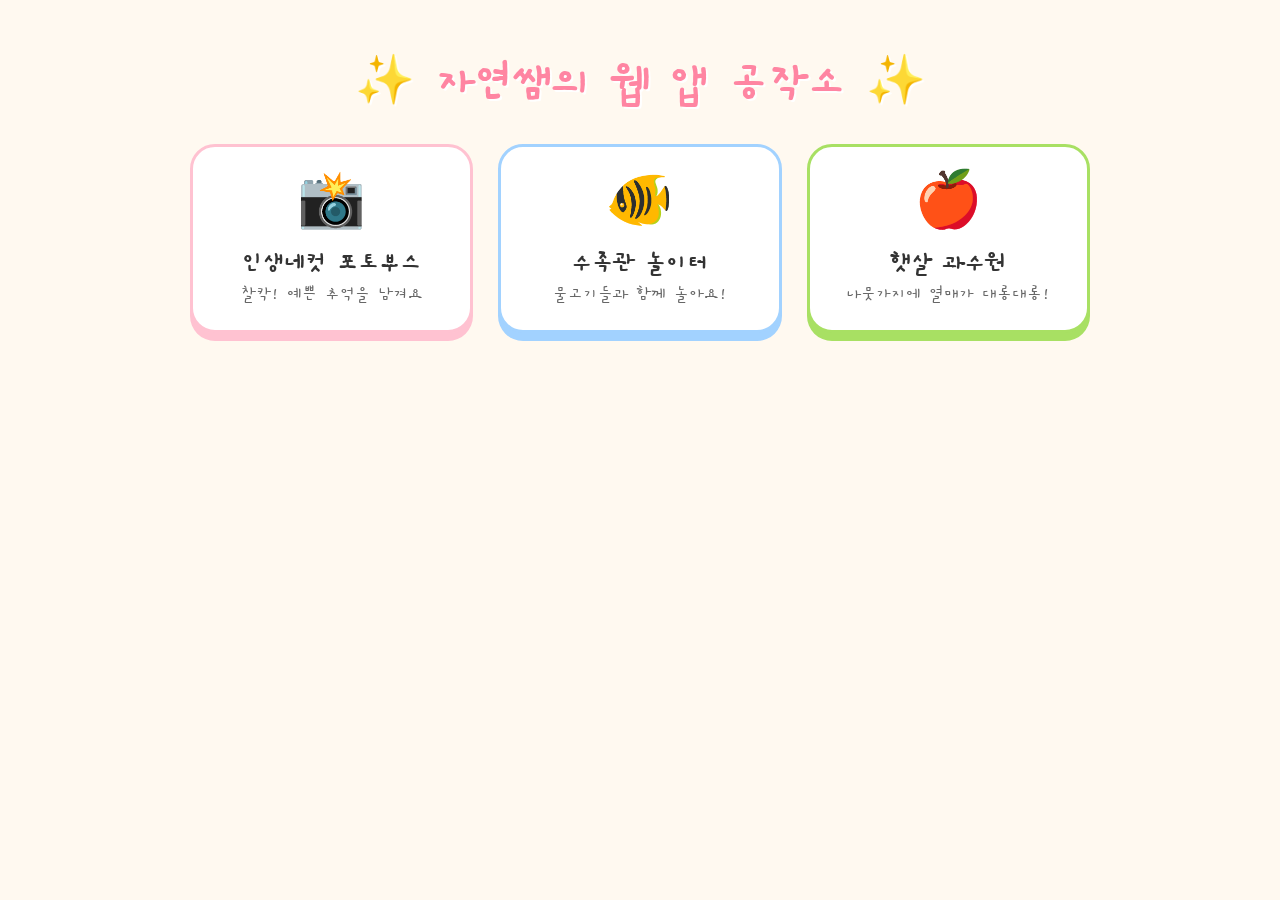
<file: index.html>
<!DOCTYPE html>
<html lang="ko">
<head>
    <meta charset="UTF-8">
    <meta name="viewport" content="width=device-width, initial-scale=1.0">
    <title>자연쌤의 웹 앱 공작소 ✨</title>
    <style>
        @import url('https://fonts.googleapis.com/css2?family=Gaegu:wght@400;700&display=swap');

        body {
            background-color: #fff9f0;
            font-family: 'Gaegu', cursive;
            display: flex;
            flex-direction: column;
            align-items: center;
            margin: 0;
            padding: 20px;
        }

        h1 {
            color: #ff85a2;
            font-size: 3rem;
            margin-bottom: 30px;
            text-shadow: 2px 2px #fff;
        }

        .app-container {
            display: grid;
            grid-template-columns: repeat(auto-fit, minmax(220px, 1fr));
            gap: 25px;
            max-width: 900px;
            width: 100%;
        }

        .app-card {
            background: white;
            border: 3px solid #ffc2d1;
            border-radius: 25px;
            padding: 20px;
            text-align: center;
            transition: all 0.3s ease;
            cursor: pointer;
            text-decoration: none;
            color: #333;
            box-shadow: 0 8px 0 #ffc2d1;
        }

        /* 수족관 카드 (하늘색) */
        .aqua-card { border-color: #a2d2ff; box-shadow: 0 8px 0 #a2d2ff; }
        .aqua-card:hover { background-color: #f0f8ff; }
        .aqua-card:active { box-shadow: 0 2px 0 #a2d2ff; }

        /* 과수원 카드 (초록색) */
        .orchard-card { border-color: #a8e063; box-shadow: 0 8px 0 #a8e063; }
        .orchard-card:hover { background-color: #f7fff0; }
        .orchard-card:active { box-shadow: 0 2px 0 #a8e063; }

        .app-card:hover { transform: translateY(-10px); }
        .app-card:active { transform: translateY(5px); }

        .app-icon { font-size: 55px; margin-bottom: 10px; }
        .app-title { font-size: 1.6rem; font-weight: bold; margin-bottom: 5px; }
        p { margin: 5px 0; font-size: 1.1rem; color: #666; }
    </style>
</head>
<body>

    <h1>✨ 자연쌤의 웹 앱 공작소 ✨</h1>

    <div class="app-container">
        <a href="PHOTOBOOTH.html" class="app-card">
            <div class="app-icon">📸</div>
            <div class="app-title">인생네컷 포토부스</div>
            <p>찰칵! 예쁜 추억을 남겨요</p>
        </a>

        <a href="AQUARIUM.html" class="app-card aqua-card">
            <div class="app-icon">🐠</div>
            <div class="app-title">수족관 놀이터</div>
            <p>물고기들과 함께 놀아요!</p>
        </a>

        <a href="ORCHARD.html" class="app-card orchard-card">
            <div class="app-icon">🍎</div>
            <div class="app-title">햇살 과수원</div>
            <p>나뭇가지에 열매가 대롱대롱!</p>
        </a>
    </div>

</body>
</html>
</file>
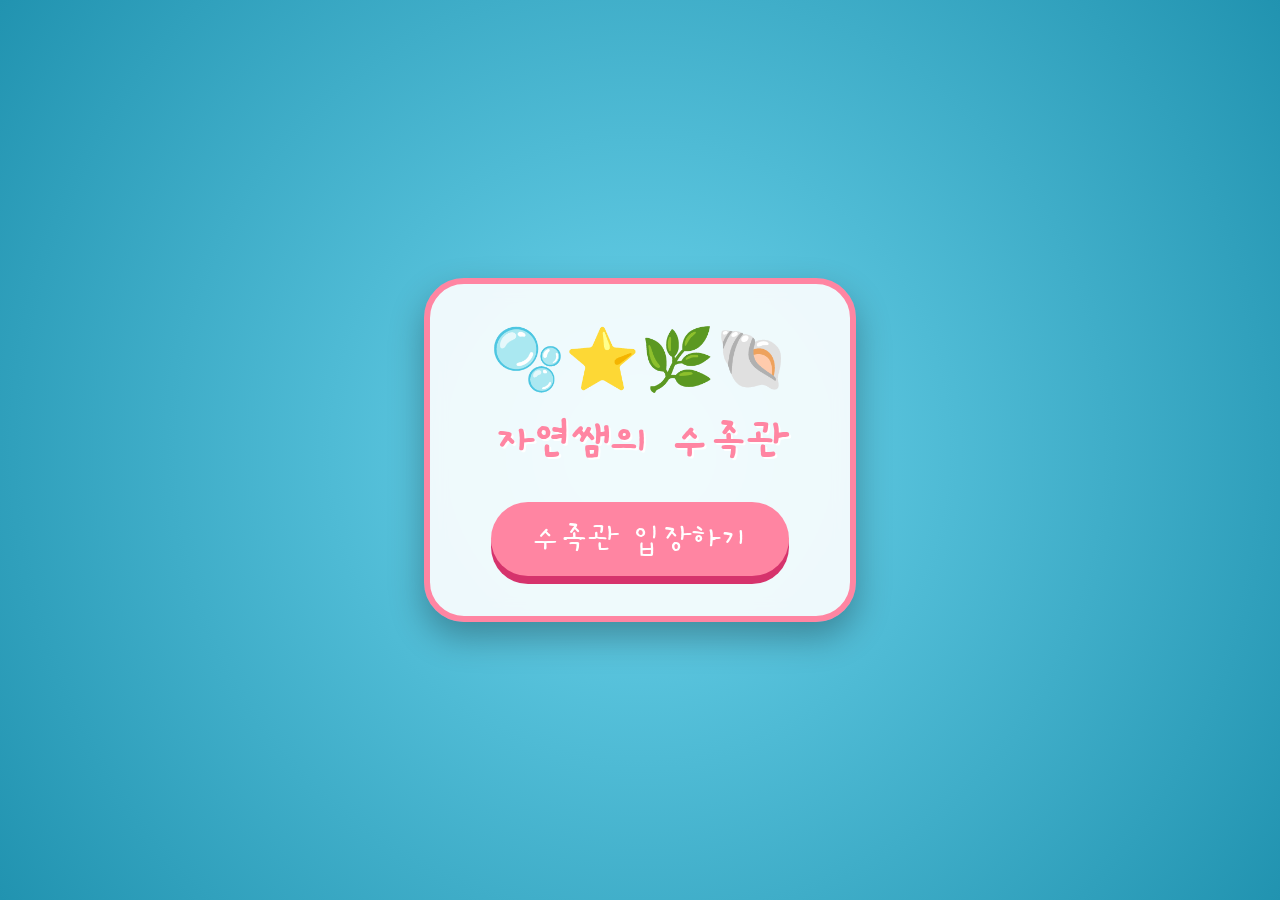
<file: AQUARIUM.html>
<!DOCTYPE html>
<html lang="ko">
<head>
    <meta charset="UTF-8">
    <meta name="viewport" content="width=device-width, initial-scale=1.0, maximum-scale=1.0, user-scalable=no">
    <title>반짝반짝 바닷속 놀이터</title>
    <link rel="stylesheet" href="AQUARIUM.css">
</head>
<body>
    <div id="entryOverlay">
    <div class="entry-content">
        <div class="entry-icon">🫧⭐🌿🐚</div> 
        <h1>자연쌤의 수족관</h1>
        <button onclick="startAquarium()" class="btn-start">수족관 입장하기</button>
    </div>
</div>

    <div id="aquarium-container">
        <canvas id="aquariumCanvas"></canvas>
        
        <div class="ui-panel" id="uiPanel">
            <div class="ui-header">🐠 바닷속 놀이터</div>
            <div class="btn-group">
                <button onclick="openCamera()" class="btn-main camera-btn">📸 바로 촬영하기</button>
                <button onclick="document.getElementById('fileInput').click()" class="btn-main upload-btn">📁 사진 가져오기</button>
                
                <div class="btn-row">
                    <button onclick="toggleAudio()" id="audioBtn" class="btn-circle">🔇 소리 끔</button>
                    <button onclick="clearAquarium()" class="btn-circle">🧹 청소하기</button>
                    <button onclick="toggleFullScreen()" class="btn-circle">🖥️ 크게보기</button>
                </div>
            </div>
            <button onclick="location.href='index.html'" class="btn-exit">🏠 메인으로 돌아가기</button>
        </div>

        <div id="cameraModal" class="camera-modal">
            <div class="camera-content">
                <video id="video" autoplay playsinline></video>
                <canvas id="captureCanvas" style="display:none;"></canvas>
                <div class="camera-ui">
                    <button onclick="takeSnapshot()" class="btn-capture"></button>
                    <button onclick="closeCamera()" class="btn-close-cam">닫기</button>
                </div>
            </div>
        </div>

        <div id="customAlert" class="custom-alert">
            <div class="loader">🫧</div>
            <p id="alertMessage">물고기가 오는 중...</p>
        </div>

        <input type="file" id="fileInput" accept="image/*" style="display:none" onchange="handleFileUpload(event)">
<audio id="bgm" loop src="aquarium.mp3"></audio>    </div>

    <script src="AQUARIUM.js"></script>
</body>
</html>
</file>
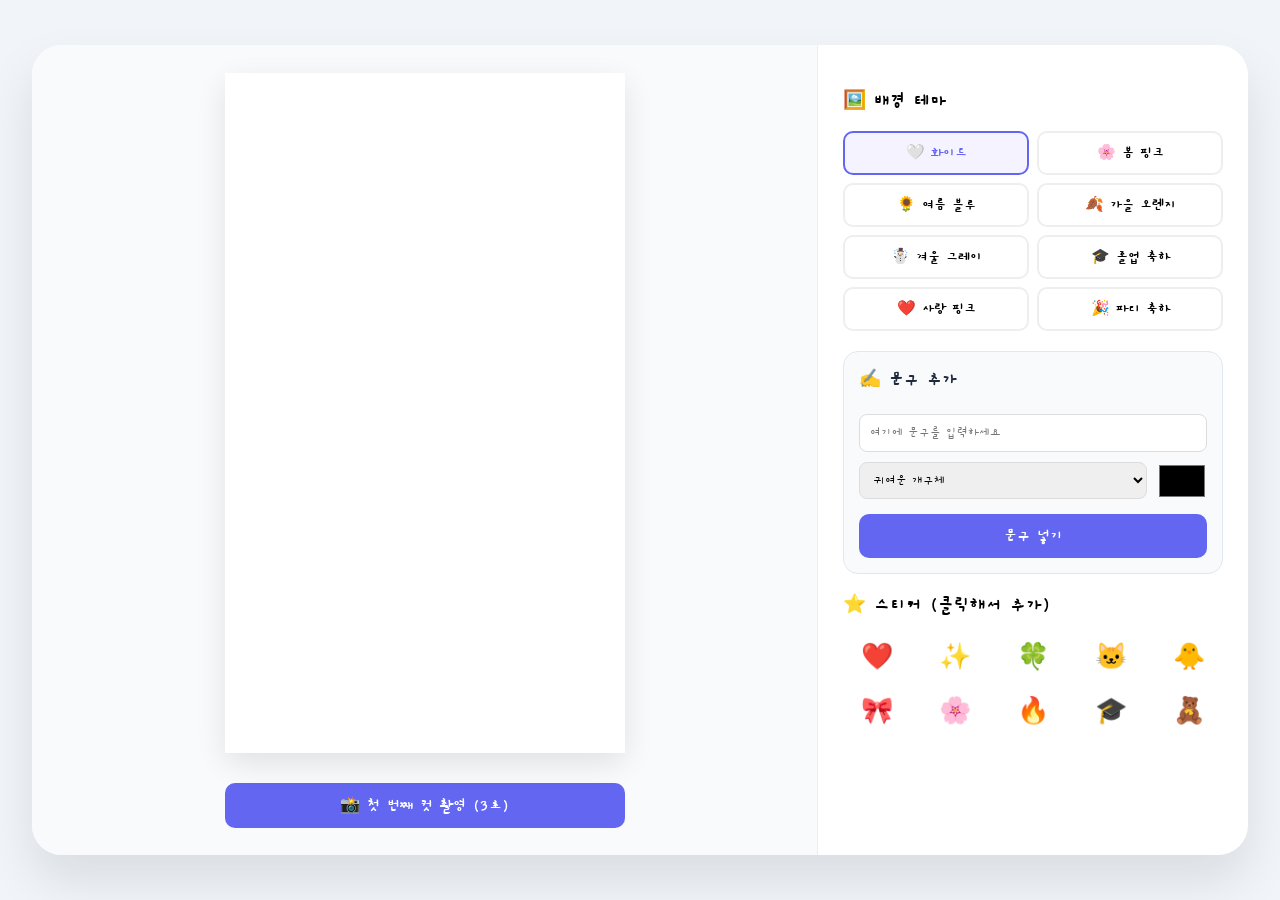
<file: PHOTOBOOTH.html>
<!DOCTYPE html>
<html lang="ko">
<head>
    <meta charset="UTF-8">
    <meta name="viewport" content="width=device-width, initial-scale=1.0, maximum-scale=1.0, user-scalable=no">
    <title>🎨 인생네컷 스튜디오 Pro - 버그 수정판</title>
    <style>
        @import url('https://fonts.googleapis.com/css2?family=Gaegu:wght@400;700&display=swap');

        :root { --accent: #6366f1; }
        body { 
            margin: 0; 
            font-family: 'Gaegu', 'Pretendard', sans-serif; 
            background: #f1f5f9; 
            height: 100vh; 
            display: flex; 
            align-items: center; 
            justify-content: center; 
            overflow: hidden; 
        }
        
        /* 아이패드 등 태블릿 화면에서도 스크롤 가능하도록 반응형 수정 */
        .app-container { 
            display: flex; 
            width: 95vw; 
            height: 90vh; 
            background: white; 
            border-radius: 30px; 
            overflow: hidden; 
            box-shadow: 0 25px 50px rgba(0,0,0,0.1); 
        }
        
        @media (max-width: 820px) {
            .app-container {
                flex-direction: column;
                height: 95vh;
                overflow-y: auto;
            }
            .control-panel {
                width: auto !important;
                border-left: none !important;
                border-top: 1px solid #eee;
            }
        }

        .editor-view { flex: 1; display: flex; flex-direction: column; align-items: center; justify-content: center; padding: 20px; background: #f8fafc; position: relative; }
        
        /* 비율 기반으로 캔버스가 자동으로 화면에 맞게 조절됨 */
        .canvas-wrapper { 
            position: relative; 
            width: 100%; 
            max-width: 400px; 
            aspect-ratio: 400 / 680; 
            background: #fff; 
            border-radius: 10px; 
            box-shadow: 0 10px 30px rgba(0,0,0,0.1); 
            transition: 0.3s; 
        }
        
        /* 비디오 요소는 화면에 띄우지 않고, 데이터만 읽어서 캔버스에 직접 그림 */
        #cameraView { 
            position: absolute; 
            width: 1px; 
            height: 1px; 
            opacity: 0; 
            pointer-events: none; 
        }
        
        /* 터치 시 브라우저 기본 스크롤/확대 방지 */
        #mainCanvas { 
            position: absolute; 
            top: 0; left: 0; 
            width: 100%; 
            height: 100%; 
            z-index: 2; 
            cursor: crosshair; 
            touch-action: none; 
        }
        
        #countdown { position: absolute; top: 40%; left: 50%; transform: translate(-50%, -50%); font-size: 100px; color: var(--accent); font-weight: bold; z-index: 10; display: none; text-shadow: 2px 2px 10px white; }

        .control-panel { width: 380px; padding: 25px; border-left: 1px solid #eee; overflow-y: auto; }
        
        .theme-grid { display: grid; grid-template-columns: repeat(2, 1fr); gap: 8px; margin-bottom: 20px; }
        .theme-btn { padding: 10px; border: 2px solid #eee; background: white; border-radius: 10px; cursor: pointer; font-family: inherit; font-size: 15px; font-weight: bold; }
        .theme-btn.active { border-color: var(--accent); background: #f5f3ff; color: var(--accent); }

        .tool-box { background: #f8fafc; padding: 15px; border-radius: 15px; margin-bottom: 15px; border: 1px solid #e2e8f0; }
        .tool-box h3 { margin-top: 0; font-size: 18px; color: #1e293b; }
        input[type="text"], select { width: 100%; padding: 10px; margin: 5px 0; border: 1px solid #ddd; border-radius: 8px; box-sizing: border-box; font-family: inherit; }
        button { padding: 12px; border: none; border-radius: 10px; cursor: pointer; font-weight: bold; width: 100%; transition: 0.2s; font-family: inherit; font-size: 16px; }
        
        .btn-primary { background: var(--accent); color: white; margin-top: 10px; }
        .btn-primary:hover { background: #4f46e5; }
        .btn-danger { background: #ef4444; color: white; margin-top: 5px; }
        .btn-danger:hover { background: #dc2626; }
        
        .sticker-grid { display: grid; grid-template-columns: repeat(5, 1fr); gap: 10px; font-size: 26px; text-align: center; margin-bottom: 15px; }
        .sticker-item { cursor: pointer; transition: transform 0.2s; padding: 5px; border-radius: 5px; }
        .sticker-item:hover { transform: scale(1.3); background: #e2e8f0; }
        
        .hidden { display: none !important; }
    </style>
</head>
<body>
    <div class="app-container">
        <section class="editor-view">
            <div id="countdown">3</div>
            <div class="canvas-wrapper" id="photo-frame">
                <video id="cameraView" autoplay playsinline muted></video>
                <canvas id="mainCanvas"></canvas>
            </div>
            
            <div style="margin-top:20px; display:flex; flex-direction:column; gap:10px; width: 100%; max-width: 400px;">
                <div id="captureControls">
                    <button id="captureBtn" class="btn-primary" onclick="handleCapture()">📸 <span id="cutText">첫 번째 컷</span> 촬영 (3초)</button>
                </div>
                <div id="confirmControls" class="hidden" style="display:flex; gap:10px;">
                    <button onclick="retake()" style="background:#64748b; color:white;">❌ 다시 찍기</button>
                    <button onclick="nextCut()" style="background:#22c55e; color:white;">✅ 다음으로</button>
                </div>
                <div id="editActions" class="hidden" style="display:flex; flex-direction:column; gap:10px;">
                    <div style="display:flex; gap:10px;">
                        <button onclick="resetStudio()" style="background:#64748b; color:white;">🔄 전체 초기화</button>
                        <button class="btn-primary" style="background:#22c55e" onclick="downloadImage()">💾 사진 저장</button>
                    </div>
                    <button id="downloadVideoBtn" class="btn-primary hidden" style="background:#8b5cf6" onclick="downloadVideo()">🎥 영상 저장 (.webm)</button>
                </div>
            </div>
        </section>

        <aside class="control-panel">
            <h3>🖼️ 배경 테마</h3>
            <div class="theme-grid">
                <button class="theme-btn active" onclick="changeTheme('none', this)">🤍 화이트</button>
                <button class="theme-btn" onclick="changeTheme('spring', this)">🌸 봄 핑크</button>
                <button class="theme-btn" onclick="changeTheme('summer', this)">🌻 여름 블루</button>
                <button class="theme-btn" onclick="changeTheme('autumn', this)">🍂 가을 오렌지</button>
                <button class="theme-btn" onclick="changeTheme('winter', this)">☃️ 겨울 그레이</button>
                <button class="theme-btn" onclick="changeTheme('grad', this)">🎓 졸업 축하</button>
                <button class="theme-btn" onclick="changeTheme('love', this)">❤️ 사랑 핑크</button>
                <button class="theme-btn" onclick="changeTheme('celebration', this)">🎉 파티 축하</button>
            </div>

            <div class="tool-box">
                <h3>✍️ 문구 추가</h3>
                <input type="text" id="textInput" placeholder="여기에 문구를 입력하세요">
                <div style="display:flex; gap:10px; align-items:center;">
                    <select id="fontFamily" style="flex:1;">
                        <option value="Gaegu">귀여운 개구체</option>
                        <option value="Arial">깔끔한 고딕체</option>
                        <option value="serif">진지한 명조체</option>
                    </select>
                    <input type="color" id="textColor" value="#000000" style="width:50px; height:40px; padding:0; border:none; cursor:pointer; background:transparent;">
                </div>
                <button class="btn-primary" onclick="addTextObject()">문구 넣기</button>
            </div>

            <h3>⭐ 스티커 (클릭해서 추가)</h3>
            <div class="sticker-grid">
                <span class="sticker-item" onclick="addSticker('❤️')">❤️</span>
                <span class="sticker-item" onclick="addSticker('✨')">✨</span>
                <span class="sticker-item" onclick="addSticker('🍀')">🍀</span>
                <span class="sticker-item" onclick="addSticker('🐱')">🐱</span>
                <span class="sticker-item" onclick="addSticker('🐥')">🐥</span>
                <span class="sticker-item" onclick="addSticker('🎀')">🎀</span>
                <span class="sticker-item" onclick="addSticker('🌸')">🌸</span>
                <span class="sticker-item" onclick="addSticker('🔥')">🔥</span>
                <span class="sticker-item" onclick="addSticker('🎓')">🎓</span>
                <span class="sticker-item" onclick="addSticker('🧸')">🧸</span>
            </div>

            <div id="selectedControls" class="tool-box hidden">
                <h3 style="color: #6366f1;">🛠️ 선택 항목 조절</h3>
                <p style="font-size: 14px; margin: 0 0 5px 0;">📏 크기 조절</p>
                <input type="range" id="sizeSlider" min="20" max="200" value="50" oninput="updateSize(this.value)">
                
                <div id="textColorEditGroup">
                    <p style="font-size: 14px; margin: 10px 0 5px 0;">🎨 색상 조절</p>
                    <input type="color" id="editColor" oninput="updateColor(this.value)" style="width:100%; height:35px; border:none; cursor:pointer; background:transparent;">
                </div>

                <button class="btn-danger" style="margin-top: 15px;" onclick="deleteSelected()">🗑️ 삭제하기 (Delete 키)</button>
            </div>
        </aside>
    </div>

    <script>
        const video = document.getElementById('cameraView');
        const canvas = document.getElementById('mainCanvas');
        const ctx = canvas.getContext('2d');
        const countdownEl = document.getElementById('countdown');
        
        let objects = [], selectedObj = null, isDragging = false;
        let photos = [], currentCut = 0, currentTheme = 'none';
        
        // 동영상 생성용 변수 추가
        let cutFrames = [[], [], [], []];
        let mediaRecorder;
        let recordedChunks = [];
        let isRecordingFinal = false;
        let finalFrameIndex = 0;
        let lastRenderTime = 0;

        // 캔버스 자체 내부 해상도
        canvas.width = 400; 
        canvas.height = 680;

        // 사진 규격
        const targetW = 340;
        const targetH = 130;

        // 카메라 시작
        async function startCamera() {
            try {
                const stream = await navigator.mediaDevices.getUserMedia({ 
                    video: { facingMode: 'user' } 
                });
                video.srcObject = stream;
            } catch(e) {
                alert("카메라 권한을 허용해주세요!");
            }
        }

        // 테마 설정
        function changeTheme(theme, btn) {
            currentTheme = theme;
            document.querySelectorAll('.theme-btn').forEach(b => b.classList.remove('active'));
            btn.classList.add('active');
        }

        function drawFrame() {
            const themes = {
                none: { color: '#ffffff', icons: [] },
                spring: { color: '#fff0f5', icons: ['🌸', '🌷'] },
                summer: { color: '#e0f7fa', icons: ['🌻', '🌊'] },
                autumn: { color: '#fff3e0', icons: ['🍂', '🍁'] },
                winter: { color: '#f1f5f9', icons: ['☃️', '❄️'] },
                grad: { color: '#f8fafc', icons: ['🎓', '💐'] },
                love: { color: '#fff1f2', icons: ['❤️', '💖'] },
                celebration: { color: '#fef08a', icons: ['🎉', '🎈'] }
            };

            const config = themes[currentTheme];
            
            ctx.fillStyle = config.color;
            ctx.fillRect(0, 0, canvas.width, canvas.height);

            if(currentTheme !== 'none' && config.icons.length > 0) {
                ctx.font = "24px Arial";
                ctx.textAlign = "center";
                ctx.textBaseline = "middle";
                const step = 60;
                
                for(let x = 20; x <= 380; x += step) {
                    ctx.fillText(config.icons[x % config.icons.length], x, 25);
                    ctx.fillText(config.icons[(x+1) % config.icons.length], x, canvas.height - 25);
                }
                for(let y = 70; y <= canvas.height - 70; y += step) {
                    ctx.fillText(config.icons[y % config.icons.length], 20, y);
                    ctx.fillText(config.icons[(y+1) % config.icons.length], 380, y);
                }
            }
        }

        async function handleCapture() {
            document.getElementById('captureControls').classList.add('hidden');
            await startCountdown(3);
            takeShot();
        }

        function startCountdown(sec) {
            return new Promise(resolve => {
                countdownEl.style.display = 'block';
                let count = sec;
                countdownEl.innerText = count;
                
                // [수정] 3초 카운트다운 동안 비디오 프레임을 수집하여 배열에 저장
                cutFrames[currentCut] = [];
                let captureInterval = setInterval(() => {
                    const tempCanvas = document.createElement('canvas');
                    tempCanvas.width = targetW; 
                    tempCanvas.height = targetH;
                    const tCtx = tempCanvas.getContext('2d');
                    
                    if (video.videoWidth > 0) {
                        const { srcX, srcY, srcW, srcH } = getCropCoordinates();
                        tCtx.translate(targetW, 0);
                        tCtx.scale(-1, 1);
                        tCtx.drawImage(video, srcX, srcY, srcW, srcH, 0, 0, targetW, targetH);
                    } else {
                        tCtx.fillStyle = '#ccc';
                        tCtx.fillRect(0, 0, targetW, targetH);
                    }
                    cutFrames[currentCut].push(tempCanvas);
                }, 33); // 약 30fps 속도로 캡처

                const timer = setInterval(() => {
                    count--;
                    if (count <= 0) {
                        clearInterval(timer);
                        clearInterval(captureInterval); // 프레임 수집 종료
                        countdownEl.style.display = 'none';
                        resolve();
                    }
                    countdownEl.innerText = count;
                }, 1000);
            });
        }

        function getCropCoordinates() {
            const sourceW = video.videoWidth;
            const sourceH = video.videoHeight;
            const targetRatio = targetW / targetH;
            const sourceRatio = sourceW / sourceH;

            let srcX, srcY, srcW, srcH;

            if (sourceRatio > targetRatio) {
                srcH = sourceH;
                srcW = srcH * targetRatio;
                srcX = (sourceW - srcW) / 2;
                srcY = 0;
            } else {
                srcW = sourceW;
                srcH = srcW / targetRatio;
                srcX = 0;
                srcY = (sourceH - srcH) / 2;
            }
            return { srcX, srcY, srcW, srcH };
        }

        function takeShot() {
            // [수정] 수집된 프레임 중 가장 마지막 프레임을 정지된 사진으로 사용
            if (cutFrames[currentCut] && cutFrames[currentCut].length > 0) {
                photos[currentCut] = cutFrames[currentCut][cutFrames[currentCut].length - 1];
            }
            document.getElementById('confirmControls').classList.remove('hidden');
        }

        function nextCut() {
            currentCut++;
            document.getElementById('confirmControls').classList.add('hidden');
            if (currentCut < 4) {
                document.getElementById('cutText').innerText = ["첫 번째", "두 번째", "세 번째", "네 번째"][currentCut] + " 컷";
                document.getElementById('captureControls').classList.remove('hidden');
            } else {
                currentCut = 4;
                document.getElementById('editActions').classList.remove('hidden');
                document.getElementById('downloadVideoBtn').classList.remove('hidden');
            }
        }

        function retake() {
            photos[currentCut] = null; 
            cutFrames[currentCut] = [];
            document.getElementById('confirmControls').classList.add('hidden');
            document.getElementById('captureControls').classList.remove('hidden');
        }

        function render(time) {
            time = time || performance.now();
            ctx.clearRect(0, 0, canvas.width, canvas.height);
            drawFrame();

            const basePhotoY = 50; 
            const photoStep = 140;

            // 1. 찍힌 사진들 또는 녹화용 움직이는 비디오 프레임 렌더링
            for(let i=0; i<4; i++) {
                let imgToDraw = photos[i];
                
                // 영상 저장 중일 때는 정지 이미지가 아닌 움직이는 프레임을 그림
                if (isRecordingFinal && cutFrames[i] && cutFrames[i].length > 0) {
                    let frameIdx = Math.min(finalFrameIndex, cutFrames[i].length - 1);
                    imgToDraw = cutFrames[i][frameIdx];
                }

                if(imgToDraw) {
                    ctx.drawImage(imgToDraw, 30, basePhotoY + (i * photoStep), targetW, targetH);
                }
            }

            // 2. 실시간 카메라 미리보기 렌더링 
            if (!isRecordingFinal && currentCut < 4 && !photos[currentCut] && video.readyState >= 2) {
                const previewY = basePhotoY + (currentCut * photoStep);
                const { srcX, srcY, srcW, srcH } = getCropCoordinates();

                ctx.save();
                ctx.translate(30 + targetW, previewY);
                ctx.scale(-1, 1);
                ctx.drawImage(video, srcX, srcY, srcW, srcH, 0, 0, targetW, targetH);
                ctx.restore();

                ctx.strokeStyle = "#6366f1";
                ctx.lineWidth = 3;
                ctx.strokeRect(30, previewY, targetW, targetH);
            }

            // 3. 문구 및 스티커 렌더링 (영상 저장 중에도 그대로 그려짐)
            objects.forEach(obj => {
                ctx.save();
                ctx.textAlign = "center";
                ctx.textBaseline = "middle";
                ctx.font = `${obj.size}px ${obj.font || 'Arial'}`;
                ctx.fillStyle = obj.color || '#000000'; 

                // 영상 저장 중일 때는 선택 테두리를 숨김
                if(!isRecordingFinal && selectedObj === obj) {
                    ctx.strokeStyle = "#6366f1"; ctx.lineWidth = 2;
                    ctx.setLineDash([5, 5]);
                    ctx.strokeRect(obj.x - obj.size/1.5, obj.y - obj.size/1.5, obj.size*1.3, obj.size*1.3);
                }
                ctx.fillText(obj.content, obj.x, obj.y);
                ctx.restore();
            });

            // 4. 영상 생성용 프레임 진행기
            if (isRecordingFinal) {
                if (time - lastRenderTime >= 33) { // 30fps 속도로 프레임 전환
                    finalFrameIndex++;
                    lastRenderTime = time;
                    const maxFrames = Math.max(...cutFrames.map(arr => arr ? arr.length : 0));
                    
                    // 프레임 재생이 모두 끝나면 녹화 종료
                    if (finalFrameIndex >= maxFrames) {
                        isRecordingFinal = false;
                        if (mediaRecorder && mediaRecorder.state !== "inactive") {
                            mediaRecorder.stop();
                        }
                    }
                }
            } else {
                lastRenderTime = time;
            }

            requestAnimationFrame(render);
        }

        // [수정] 영상 저장 - 모아둔 프레임을 한번에 재생하며 녹화
       // [수정] 영상 저장 - 브라우저 지원 여부에 따라 MP4 또는 WebM으로 저장
        function downloadVideo() {
            const btn = document.getElementById('downloadVideoBtn');
            btn.innerText = "⏳ 영상 생성 중...";
            btn.disabled = true;
            selectedObj = null; // 영상에 파란 점선이 찍히지 않도록 선택 해제

            const stream = canvas.captureStream(30);
            
            // 1. 저장할 포맷 결정 (MP4 지원 여부 확인)
            let mimeType = 'video/webm';
            let fileExt = 'webm';
            
            if (MediaRecorder.isTypeSupported('video/mp4')) {
                mimeType = 'video/mp4';
                fileExt = 'mp4';
            }

            try {
                mediaRecorder = new MediaRecorder(stream, { mimeType: mimeType });
            } catch (e) {
                // 위 포맷이 실패하면 브라우저 기본값으로 폴백
                mediaRecorder = new MediaRecorder(stream);
                fileExt = 'webm'; // 기본값은 보통 webm이므로 확장자 복구
            }
            
            recordedChunks = [];

            mediaRecorder.ondataavailable = e => {
                if (e.data.size > 0) recordedChunks.push(e.data);
            };

            mediaRecorder.onstop = () => {
                // 2. 결정된 포맷으로 Blob 생성 및 다운로드
                const finalMimeType = mediaRecorder.mimeType || mimeType;
                const blob = new Blob(recordedChunks, { type: finalMimeType });
                const url = URL.createObjectURL(blob);
                const link = document.createElement('a');
                
                link.download = `my-four-cut-video.${fileExt}`;
                link.href = url;
                link.click();
                
                btn.innerText = "🎥 영상 저장 (.webm / .mp4)";
                btn.disabled = false;
            };

            // 렌더링 엔진에 비디오 녹화 모드임을 알리고 재생 시작
            isRecordingFinal = true;
            finalFrameIndex = 0;
            mediaRecorder.start();
        }

        function addTextObject() {
            const val = document.getElementById('textInput').value;
            const font = document.getElementById('fontFamily').value;
            const color = document.getElementById('textColor').value;
            
            if(val) {
                objects.push({type:'text', content:val, x:200, y:canvas.height - 60, size:40, font: font, color: color});
                document.getElementById('textInput').value = '';
                document.getElementById('editActions').classList.remove('hidden');
            }
        }

        function addSticker(s) {
            objects.push({type:'sticker', content:s, x:200, y:300, size:50, font:'Arial'});
            document.getElementById('editActions').classList.remove('hidden');
        }

        function updateSize(v) {
            if(selectedObj) selectedObj.size = parseInt(v);
        }

        function updateColor(v) {
            if(selectedObj && selectedObj.type === 'text') {
                selectedObj.color = v;
            }
        }

        function deleteSelected() {
            if(selectedObj) {
                objects = objects.filter(o => o !== selectedObj);
                selectedObj = null;
                document.getElementById('selectedControls').classList.add('hidden');
            }
        }

        // 터치 및 마우스 이벤트
        function getEventPos(e) {
            const rect = canvas.getBoundingClientRect();
            let clientX = e.clientX;
            let clientY = e.clientY;
            
            if (e.touches && e.touches.length > 0) {
                clientX = e.touches[0].clientX;
                clientY = e.touches[0].clientY;
            }
            
            return {
                x: (clientX - rect.left) * (canvas.width / rect.width),
                y: (clientY - rect.top) * (canvas.height / rect.height)
            };
        }

        function handlePointerDown(e) {
            if(isRecordingFinal) return; // 영상 녹화 중 조작 방지

            const pos = getEventPos(e);
            selectedObj = null;
            
            for(let i = objects.length - 1; i >= 0; i--) {
                const o = objects[i];
                if(Math.abs(o.x - pos.x) < o.size/1.2 && Math.abs(o.y - pos.y) < o.size/1.2) {
                    selectedObj = o;
                    objects.push(objects.splice(i, 1)[0]); 
                    break;
                }
            }
            
            if(selectedObj) {
                isDragging = true;
                document.getElementById('selectedControls').classList.remove('hidden');
                document.getElementById('sizeSlider').value = selectedObj.size;
                
                if (selectedObj.type === 'text') {
                    document.getElementById('textColorEditGroup').style.display = 'block';
                    document.getElementById('editColor').value = selectedObj.color || '#000000';
                } else {
                    document.getElementById('textColorEditGroup').style.display = 'none';
                }
                
                if(e.cancelable) e.preventDefault();
            } else {
                document.getElementById('selectedControls').classList.add('hidden');
            }
        }

        function handlePointerMove(e) {
            if(isDragging && selectedObj) {
                if(e.cancelable) e.preventDefault();
                const pos = getEventPos(e);
                selectedObj.x = pos.x;
                selectedObj.y = pos.y;
            }
        }

        function handlePointerUp() { 
            isDragging = false; 
        }

        canvas.addEventListener('mousedown', handlePointerDown);
        canvas.addEventListener('touchstart', handlePointerDown, { passive: false });
        
        window.addEventListener('mousemove', handlePointerMove);
        window.addEventListener('touchmove', handlePointerMove, { passive: false });
        
        window.addEventListener('mouseup', handlePointerUp);
        window.addEventListener('touchend', handlePointerUp);
        window.addEventListener('keydown', (e) => { if(e.key === 'Delete' || e.key === 'Backspace') deleteSelected(); });

        function resetStudio() {
            photos = []; objects = []; currentCut = 0; cutFrames = [[], [], [], []];
            
            if (mediaRecorder && mediaRecorder.state !== "inactive") mediaRecorder.stop();
            document.getElementById('downloadVideoBtn').classList.add('hidden');

            document.getElementById('editActions').classList.add('hidden');
            document.getElementById('captureControls').classList.remove('hidden');
            document.getElementById('cutText').innerText = "첫 번째 컷";
        }

        function downloadImage() {
            selectedObj = null; // 선택된 테두리 지우기
            // 한 프레임 렌더링 기다린 후 저장
            setTimeout(() => {
                const link = document.createElement('a');
                link.download = 'my-four-cut.png';
                link.href = canvas.toDataURL('image/png');
                link.click();
            }, 50);
        }

        startCamera(); 
        requestAnimationFrame(render);
    </script>
</body>
</html>
</file>
<file: AQUARIUM.css>
@import url('https://fonts.googleapis.com/css2?family=Gaegu:wght@400;700&display=swap');

/* 기본 설정 */
* { box-sizing: border-box; }
body, html { 
    margin: 0; padding: 0; width: 100%; height: 100%; 
    overflow: hidden; font-family: 'Gaegu', cursive; 
    background-color: #000; 
}

/* 🌊 1. 수족관 배경 (전체 화면 고정) */
#aquarium-container {
    position: fixed; top: 0; left: 0; width: 100vw; height: 100vh;
    background: #1e5799 url('aquarium_background.png') no-repeat center center;
    background-size: cover; 
    z-index: 1;
}

/* 🚪 2. 입장 레이어 (귀여운 디자인 버전) */
#entryOverlay {
    position: fixed; top: 0; left: 0; width: 100%; height: 100%; 
    background: radial-gradient(circle at center, #6dd5ed 0%, #2193b0 100%);
    display: flex; justify-content: center; align-items: center; 
    z-index: 9999; overflow: hidden;
}

.entry-content {
    background: rgba(255, 255, 255, 0.9);
    backdrop-filter: blur(10px);
    padding: 40px 60px; border-radius: 40px; border: 6px solid #ff85a2;
    text-align: center; box-shadow: 0 15px 35px rgba(0,0,0,0.3);
    animation: contentPopUp 0.6s ease-out;
}

.entry-icon { font-size: 60px; margin-bottom: 10px; animation: bounce 2s infinite; }

.entry-content h1 {
    font-size: 3rem; color: #ff85a2; margin: 10px 0 30px 0;
    text-shadow: 2px 2px 0px white;
}

.btn-start {
    padding: 15px 40px; font-size: 2.2rem; background: #ff85a2; color: white;
    border: none; border-radius: 50px; cursor: pointer; font-family: 'Gaegu';
    box-shadow: 0 8px 0 #d6336c; transition: 0.1s;
}
.btn-start:active { transform: translateY(5px); box-shadow: 0 3px 0 #d6336c; }

/* 🎀 3. UI 버튼 디자인 (좌측 상단 패널) */
.ui-panel {
    position: absolute; top: 20px; left: 20px; z-index: 100;
    background: rgba(255, 255, 255, 0.85); padding: 20px; 
    border-radius: 25px; border: 3px solid #ff85a2; width: 320px;
    box-shadow: 0 8px 20px rgba(0,0,0,0.15);
    transition: opacity 0.5s ease; /* 0.5초 동안 부드럽게 사라지고 나타남 */
}

.ui-header { font-size: 1.8rem; color: #ff85a2; text-align: center; margin-bottom: 15px; font-weight: bold; }

.btn-main {
    width: 100%; padding: 12px; font-size: 1.4rem; border: none; border-radius: 15px;
    cursor: pointer; font-family: 'Gaegu'; margin-bottom: 10px; font-weight: bold; transition: 0.2s;
}
.camera-btn { background: #ffeb3b; box-shadow: 0 4px 0 #fbc02d; color: #444; }
.upload-btn { background: #a2d2ff; box-shadow: 0 4px 0 #70a1ff; color: #444; }

.btn-row { display: flex; gap: 8px; margin-bottom: 12px; }
.btn-circle {
    flex: 1; padding: 10px 5px; font-size: 1.1rem; background: white; border: 1px solid #ddd;
    border-radius: 12px; cursor: pointer; font-family: 'Gaegu'; box-shadow: 0 3px 0 #eee;
}

.btn-exit {
    width: 100%; padding: 10px; background: #ff85a2; color: white; border: none;
    border-radius: 12px; font-family: 'Gaegu'; font-size: 1.2rem; cursor: pointer;
}

/* 📸 4. 카메라 모달 */
.camera-modal {
    position: fixed; top: 0; left: 0; width: 100%; height: 100%; 
    background: rgba(0,0,0,0.9); display: none; justify-content: center; align-items: center; z-index: 2000;
}
.camera-content { position: relative; width: 90%; max-width: 500px; border: 6px solid white; border-radius: 25px; overflow: hidden; }
#video { width: 100%; height: auto; display: block; }
.camera-ui { position: absolute; bottom: 20px; width: 100%; display: flex; justify-content: center; gap: 30px; }
.btn-capture { width: 65px; height: 65px; background: white; border: 5px solid #ff85a2; border-radius: 50%; }
.btn-close-cam { background: #ff85a2; color: white; border: none; padding: 8px 15px; border-radius: 10px; font-family: 'Gaegu'; }

/* 🫧 5. 로딩 알림창 */
.custom-alert {
    position: fixed; top: 50%; left: 50%; transform: translate(-50%, -50%);
    background: white; padding: 25px; border-radius: 25px; border: 4px solid #4facfe;
    display: none; flex-direction: column; align-items: center; z-index: 3000;
}
.custom-alert.show { display: flex; }

/* ✨ 애니메이션 정의 */
@keyframes bounce {
    0%, 100% { transform: translateY(0); }
    50% { transform: translateY(-15px); }
}

@keyframes contentPopUp {
    from { opacity: 0; transform: scale(0.8) translateY(20px); }
    to { opacity: 1; transform: scale(1) translateY(0); }
}
</file>
